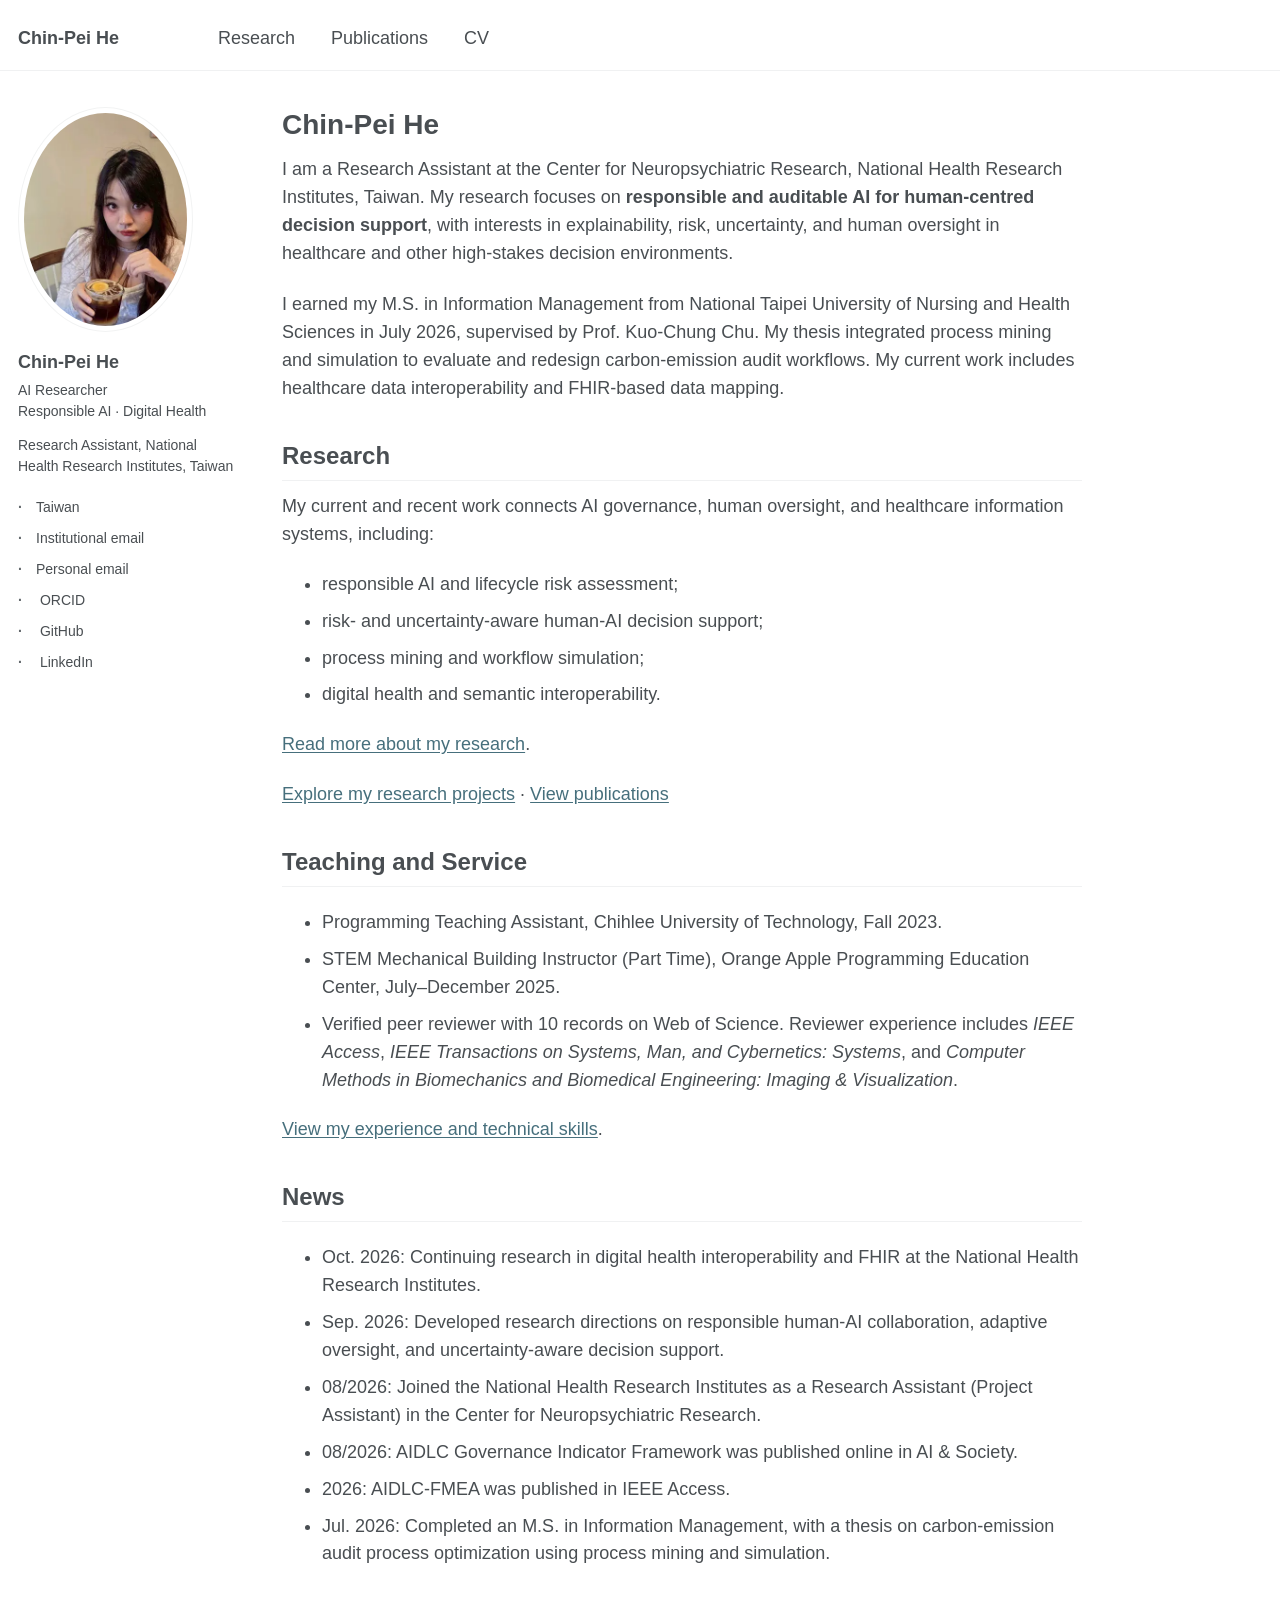
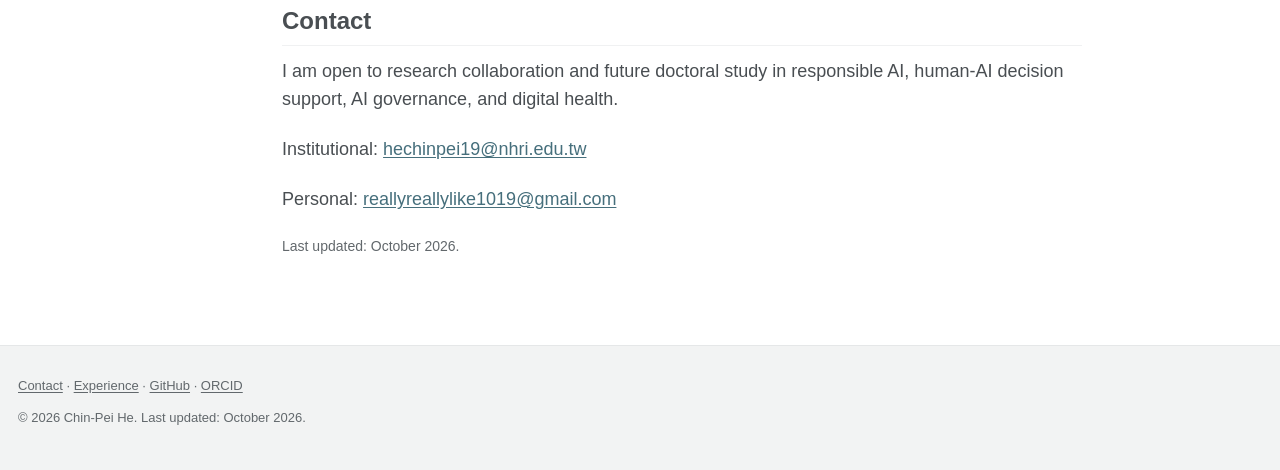
<file: index.html>
<!doctype html>
<html lang="en"><head><meta charset="utf-8"><meta name="viewport" content="width=device-width, initial-scale=1"><title>Chin-Pei He | Academic Website</title><meta name="description" content="Chin-Pei He — responsible AI, human-AI decision support, and digital health research."><meta property="og:title" content="Chin-Pei He | Chin-Pei He"><meta property="og:description" content="Responsible and auditable AI for human-centred decision support."><meta property="og:type" content="website"><link rel="stylesheet" href="styles.css?v=20261007"></head>
<body><a class="skip-link" href="#main">Skip to content</a><header class="masthead"><div class="masthead-inner"><a class="site-title" href="index.html">Chin-Pei He</a><nav class="top-nav" aria-label="Primary navigation"><a href="research.html">Research</a><a href="publications.html">Publications</a><a href="files/He_Chin_Pei_CV.pdf">CV</a></nav></div></header><div class="page-grid"><aside class="author-sidebar" aria-label="Author profile">
          <img
            class="author-photo"
            src="assets/profile-web.webp"
            alt="Portrait of Chin-Pei He"
          />
          <h2>Chin-Pei He</h2>
          <p class="author-role">AI Researcher<br>Responsible AI · Digital Health</p>
          <p class="author-affiliation">
            Research Assistant, National Health Research Institutes, Taiwan
          </p>

          <ul class="author-links" aria-label="Profile links">
            <li>Taiwan</li>

            <li><a href="mailto:hechinpei19@nhri.edu.tw">Institutional email</a></li>
            <li><a href="mailto:reallyreallylike1019@gmail.com">Personal email</a></li>
            <li>
              <a
                href="https://orcid.org/0009-0004-8913-9179"
                target="_blank"
                rel="noreferrer"
              >
                ORCID
              </a>
            </li>
            <li>
              <a href="https://github.com/Ruby1019" target="_blank" rel="noreferrer">
                GitHub
              </a>
            </li>
            <li>
              <a
                href="https://www.linkedin.com/in/reallyreallylike1019/"
                target="_blank"
                rel="noreferrer"
              >
                LinkedIn
              </a>
            </li>
          </ul>
        </aside><main class="content" id="main"><section class="intro-section"><h1>Chin-Pei He</h1>
<p>I am a Research Assistant at the Center for Neuropsychiatric Research, National Health Research Institutes, Taiwan. My research focuses on <strong>responsible and auditable AI for human-centred decision support</strong>, with interests in explainability, risk, uncertainty, and human oversight in healthcare and other high-stakes decision environments.</p>
<p>I earned my M.S. in Information Management from National Taipei University of Nursing and Health Sciences in July 2026, supervised by Prof. Kuo-Chung Chu. My thesis integrated process mining and simulation to evaluate and redesign carbon-emission audit workflows. My current work includes healthcare data interoperability and FHIR-based data mapping.</p></section><section id="research"><h2>Research</h2><p>My current and recent work connects AI governance, human oversight, and healthcare information systems, including:</p><ul><li>responsible AI and lifecycle risk assessment;</li><li>risk- and uncertainty-aware human-AI decision support;</li><li>process mining and workflow simulation;</li><li>digital health and semantic interoperability.</li></ul><p><a href="research.html">Read more about my research</a>.</p><p id="projects"><a href="research.html#projects">Explore my research projects</a> · <a id="publications" href="publications.html">View publications</a></p></section><section id="service"><h2>Teaching and Service</h2><ul><li>Programming Teaching Assistant, Chihlee University of Technology, Fall 2023.</li><li>STEM Mechanical Building Instructor (Part Time), Orange Apple Programming Education Center, July–December 2025.</li><li>Verified peer reviewer with 10 records on Web of Science. Reviewer experience includes <em>IEEE Access</em>, <em>IEEE Transactions on Systems, Man, and Cybernetics: Systems</em>, and <em>Computer Methods in Biomechanics and Biomedical Engineering: Imaging &amp; Visualization</em>.</li></ul><p id="experience"><a href="experience.html">View my experience and technical skills</a>.</p></section><section class="content-section">
            <h2>News</h2>
            <ul class="news-list">
              <li>Oct. 2026: Continuing research in digital health interoperability and FHIR at the National Health Research Institutes.</li>
              <li>Sep. 2026: Developed research directions on responsible human-AI collaboration, adaptive oversight, and uncertainty-aware decision support.</li>
              <li>
                08/2026: Joined the National Health Research Institutes as a
                Research Assistant (Project Assistant) in the Center for Neuropsychiatric Research.
              </li>
              <li>
                08/2026: AIDLC Governance Indicator Framework was published
                online in AI &amp; Society.
              </li>
              <li>2026: AIDLC-FMEA was published in IEEE Access.</li>
              <li>
                Jul. 2026: Completed an M.S. in Information Management, with a thesis on carbon-emission audit process optimization using process mining and simulation.
              </li>
            </ul>
          </section><section class="content-section contact-section" id="contact">
            <h2>Contact</h2>
            <p>
              I am open to research collaboration and future doctoral study in
              responsible AI, human-AI decision support, AI governance, and digital health.
            </p>
            <p>
              Institutional: <a href="mailto:hechinpei19@nhri.edu.tw">hechinpei19@nhri.edu.tw</a>
            </p>
            <p>
              Personal:
              <a href="mailto:reallyreallylike1019@gmail.com">
                reallyreallylike1019@gmail.com
              </a>
            </p>
            <p class="last-updated">Last updated: October 2026.</p>
          </section></main></div><footer class="site-footer"><div><p><a href="index.html#contact">Contact</a> · <a href="experience.html">Experience</a> · <a href="https://github.com/Ruby1019">GitHub</a> · <a href="https://orcid.org/0009-0004-8913-9179">ORCID</a></p><p>© 2026 Chin-Pei He. Last updated: October 2026.</p></div></footer></body></html>
</file>
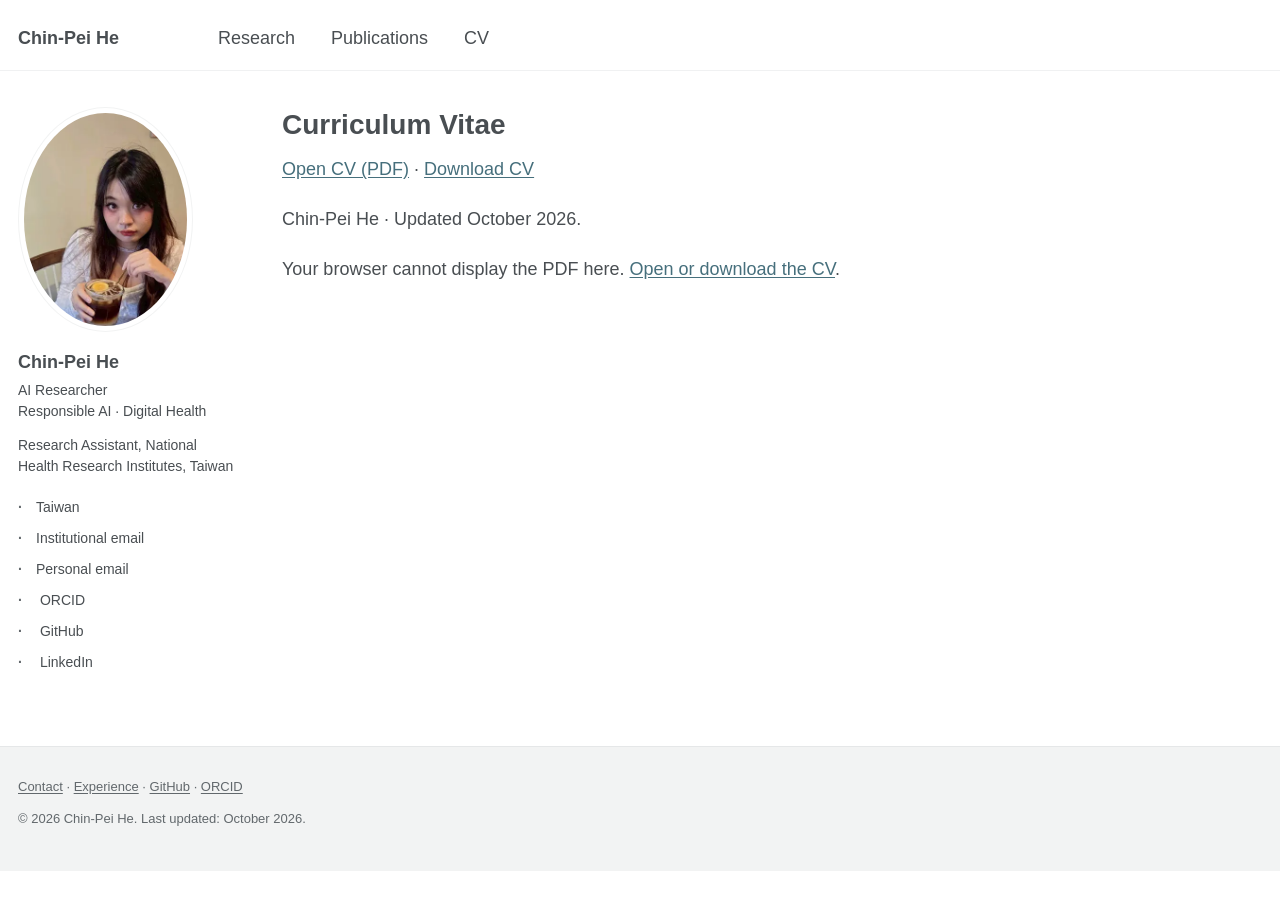
<file: cv.html>
<!doctype html>
<html lang="en"><head><meta charset="utf-8"><meta name="viewport" content="width=device-width, initial-scale=1"><title>CV | Chin-Pei He</title><meta name="description" content="Chin-Pei He — responsible AI, human-AI decision support, and digital health research."><meta property="og:title" content="Chin-Pei He | Chin-Pei He"><meta property="og:description" content="Responsible and auditable AI for human-centred decision support."><meta property="og:type" content="website"><link rel="stylesheet" href="styles.css?v=20261007"></head>
<body><a class="skip-link" href="#main">Skip to content</a><header class="masthead"><div class="masthead-inner"><a class="site-title" href="index.html">Chin-Pei He</a><nav class="top-nav" aria-label="Primary navigation"><a href="research.html">Research</a><a href="publications.html">Publications</a><a href="files/He_Chin_Pei_CV.pdf">CV</a></nav></div></header><div class="page-grid"><aside class="author-sidebar" aria-label="Author profile">
          <img
            class="author-photo"
            src="assets/profile-web.webp"
            alt="Portrait of Chin-Pei He"
          />
          <h2>Chin-Pei He</h2>
          <p class="author-role">AI Researcher<br>Responsible AI · Digital Health</p>
          <p class="author-affiliation">
            Research Assistant, National Health Research Institutes, Taiwan
          </p>

          <ul class="author-links" aria-label="Profile links">
            <li>Taiwan</li>

            <li><a href="mailto:hechinpei19@nhri.edu.tw">Institutional email</a></li>
            <li><a href="mailto:reallyreallylike1019@gmail.com">Personal email</a></li>
            <li>
              <a
                href="https://orcid.org/0009-0004-8913-9179"
                target="_blank"
                rel="noreferrer"
              >
                ORCID
              </a>
            </li>
            <li>
              <a href="https://github.com/Ruby1019" target="_blank" rel="noreferrer">
                GitHub
              </a>
            </li>
            <li>
              <a
                href="https://www.linkedin.com/in/reallyreallylike1019/"
                target="_blank"
                rel="noreferrer"
              >
                LinkedIn
              </a>
            </li>
          </ul>
        </aside><main class="content" id="main"><h1>Curriculum Vitae</h1><p><a href="files/He_Chin_Pei_CV.pdf">Open CV (PDF)</a> · <a href="files/He_Chin_Pei_CV.pdf" download>Download CV</a></p><p>Chin-Pei He · Updated October 2026.</p><object data="files/He_Chin_Pei_CV.pdf" type="application/pdf" width="100%" height="900" aria-label="Chin-Pei He curriculum vitae"><p>Your browser cannot display the PDF here. <a href="files/He_Chin_Pei_CV.pdf">Open or download the CV</a>.</p></object></main></div><footer class="site-footer"><div><p><a href="index.html#contact">Contact</a> · <a href="experience.html">Experience</a> · <a href="https://github.com/Ruby1019">GitHub</a> · <a href="https://orcid.org/0009-0004-8913-9179">ORCID</a></p><p>© 2026 Chin-Pei He. Last updated: October 2026.</p></div></footer></body></html>
</file>
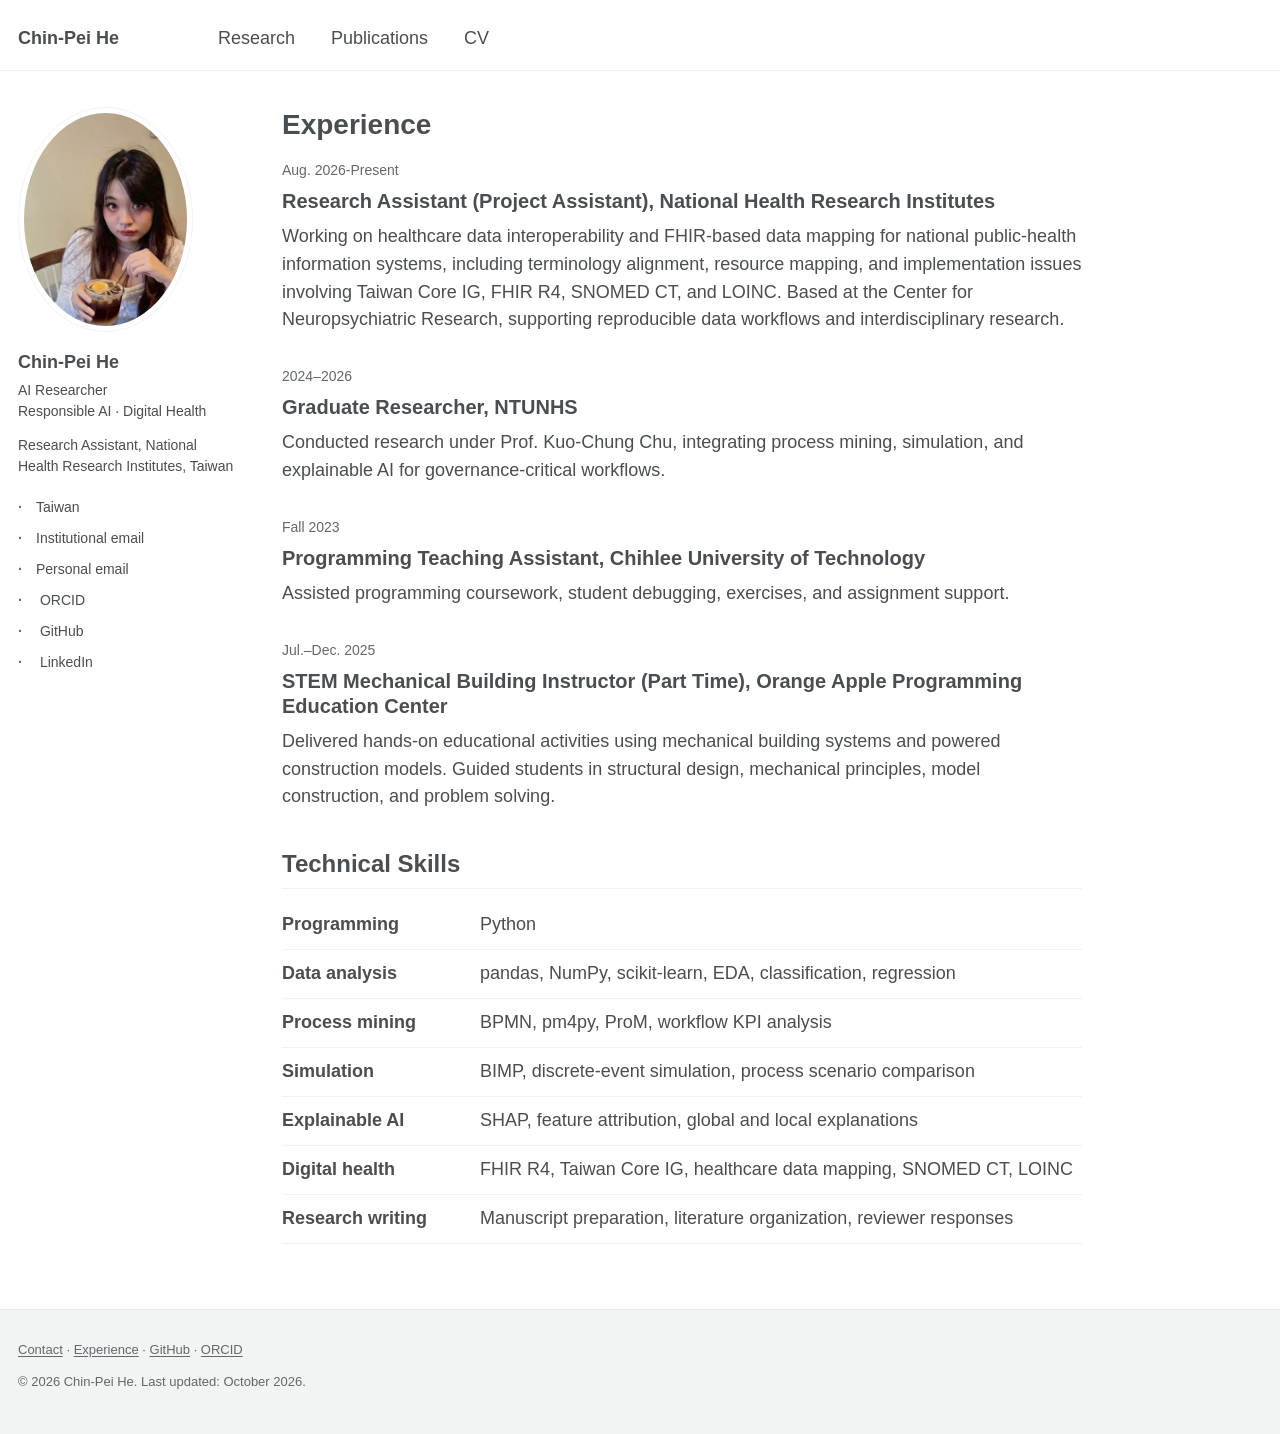
<file: experience.html>
<!doctype html>
<html lang="en"><head><meta charset="utf-8"><meta name="viewport" content="width=device-width, initial-scale=1"><title>Experience | Chin-Pei He</title><meta name="description" content="Chin-Pei He — responsible AI, human-AI decision support, and digital health research."><meta property="og:title" content="Experience | Chin-Pei He"><meta property="og:description" content="Responsible and auditable AI for human-centred decision support."><meta property="og:type" content="website"><link rel="stylesheet" href="styles.css?v=20261007"></head>
<body><a class="skip-link" href="#main">Skip to content</a><header class="masthead"><div class="masthead-inner"><a class="site-title" href="index.html">Chin-Pei He</a><nav class="top-nav" aria-label="Primary navigation"><a href="research.html">Research</a><a href="publications.html">Publications</a><a href="files/He_Chin_Pei_CV.pdf">CV</a></nav></div></header><div class="page-grid"><aside class="author-sidebar" aria-label="Author profile">
          <img
            class="author-photo"
            src="assets/profile-web.webp"
            alt="Portrait of Chin-Pei He"
          />
          <h2>Chin-Pei He</h2>
          <p class="author-role">AI Researcher<br>Responsible AI · Digital Health</p>
          <p class="author-affiliation">
            Research Assistant, National Health Research Institutes, Taiwan
          </p>

          <ul class="author-links" aria-label="Profile links">
            <li>Taiwan</li>

            <li><a href="mailto:hechinpei19@nhri.edu.tw">Institutional email</a></li>
            <li><a href="mailto:reallyreallylike1019@gmail.com">Personal email</a></li>
            <li>
              <a
                href="https://orcid.org/0009-0004-8913-9179"
                target="_blank"
                rel="noreferrer"
              >
                ORCID
              </a>
            </li>
            <li>
              <a href="https://github.com/Ruby1019" target="_blank" rel="noreferrer">
                GitHub
              </a>
            </li>
            <li>
              <a
                href="https://www.linkedin.com/in/reallyreallylike1019/"
                target="_blank"
                rel="noreferrer"
              >
                LinkedIn
              </a>
            </li>
          </ul>
        </aside><main class="content" id="main"><section class="content-section" id="experience">
            <h1>Experience</h1>
            <div class="timeline">
              <article class="timeline-item">
                <span>Aug. 2026-Present</span>
                <div>
                  <h3>
                    Research Assistant (Project Assistant), National Health
                    Research Institutes
                  </h3>
                  <p>
                    Working on healthcare data interoperability and FHIR-based data mapping for national public-health information systems, including terminology alignment, resource mapping, and implementation issues involving Taiwan Core IG, FHIR R4, SNOMED CT, and LOINC. Based at the Center for Neuropsychiatric Research, supporting reproducible data workflows and interdisciplinary research.
                  </p>
                </div>
              </article>
              <article class="timeline-item">
                <span>2024–2026</span>
                <div>
                  <h3>Graduate Researcher, NTUNHS</h3>
                  <p>
                    Conducted research under Prof. Kuo-Chung Chu, integrating
                    process mining, simulation, and explainable AI for
                    governance-critical workflows.
                  </p>
                </div>
              </article>
              <article class="timeline-item">
                <span>Fall 2023</span>
                <div>
                  <h3>
                    Programming Teaching Assistant, Chihlee University of
                    Technology
                  </h3>
                  <p>
                    Assisted programming coursework, student debugging,
                    exercises, and assignment support.
                  </p>
                </div>
              </article>
              <article class="timeline-item">
                <span>Jul.–Dec. 2025</span>
                <div>
                  <h3>STEM Mechanical Building Instructor (Part Time), Orange Apple Programming Education Center</h3>
                  <p>
                    Delivered hands-on educational activities using mechanical building systems and powered construction models. Guided students in structural design, mechanical principles, model construction, and problem solving.
                  </p>
                </div>
              </article>
            </div>
          </section><section class="content-section compact-section">
            <h2>Technical Skills</h2>
            <div class="skill-list">
              <div>
                <strong>Programming</strong>
                <span>Python</span>
              </div>
              <div>
                <strong>Data analysis</strong>
                <span>pandas, NumPy, scikit-learn, EDA, classification, regression</span>
              </div>
              <div>
                <strong>Process mining</strong>
                <span>BPMN, pm4py, ProM, workflow KPI analysis</span>
              </div>
              <div>
                <strong>Simulation</strong>
                <span>BIMP, discrete-event simulation, process scenario comparison</span>
              </div>
              <div>
                <strong>Explainable AI</strong>
                <span>SHAP, feature attribution, global and local explanations</span>
              </div>
              <div>
                <strong>Digital health</strong>
                <span>FHIR R4, Taiwan Core IG, healthcare data mapping, SNOMED CT, LOINC</span>
              </div>
              <div>
                <strong>Research writing</strong>
                <span>Manuscript preparation, literature organization, reviewer responses</span>
              </div>
            </div>
          </section></main></div><footer class="site-footer"><div><p><a href="index.html#contact">Contact</a> · <a href="experience.html">Experience</a> · <a href="https://github.com/Ruby1019">GitHub</a> · <a href="https://orcid.org/0009-0004-8913-9179">ORCID</a></p><p>© 2026 Chin-Pei He. Last updated: October 2026.</p></div></footer></body></html>
</file>
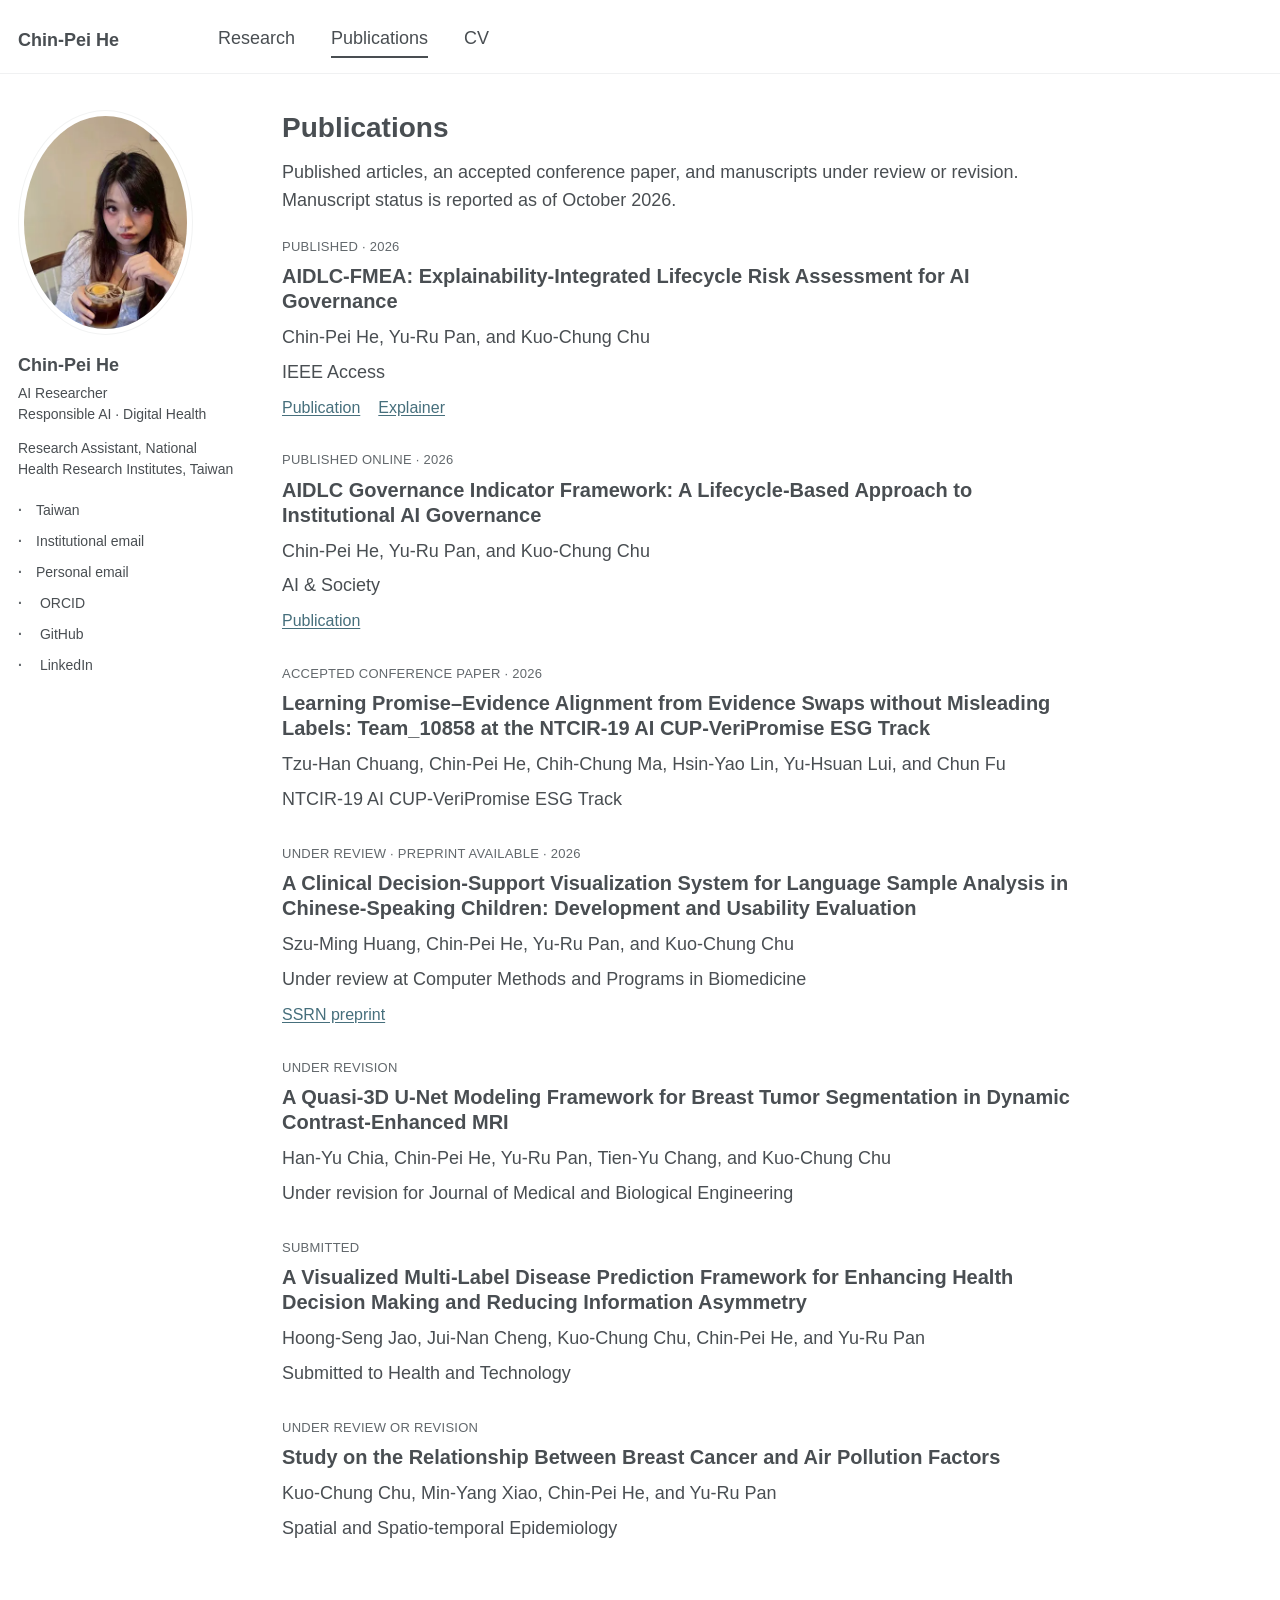
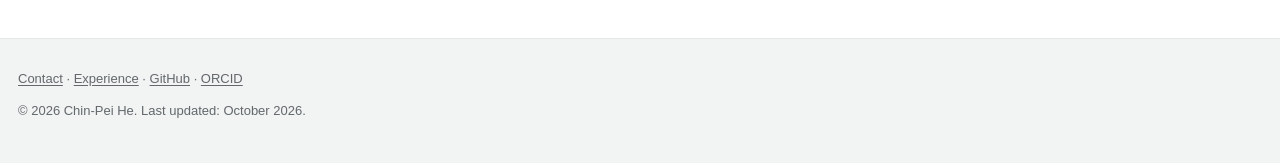
<file: publications.html>
<!doctype html>
<html lang="en"><head><meta charset="utf-8"><meta name="viewport" content="width=device-width, initial-scale=1"><title>Publications | Chin-Pei He</title><meta name="description" content="Chin-Pei He — responsible AI, human-AI decision support, and digital health research."><meta property="og:title" content="Publications | Chin-Pei He"><meta property="og:description" content="Responsible and auditable AI for human-centred decision support."><meta property="og:type" content="website"><link rel="stylesheet" href="styles.css?v=20261007"></head>
<body><a class="skip-link" href="#main">Skip to content</a><header class="masthead"><div class="masthead-inner"><a class="site-title" href="index.html">Chin-Pei He</a><nav class="top-nav" aria-label="Primary navigation"><a href="research.html">Research</a><a href="publications.html" aria-current="page">Publications</a><a href="files/He_Chin_Pei_CV.pdf">CV</a></nav></div></header><div class="page-grid"><aside class="author-sidebar" aria-label="Author profile">
          <img
            class="author-photo"
            src="assets/profile-web.webp"
            alt="Portrait of Chin-Pei He"
          />
          <h2>Chin-Pei He</h2>
          <p class="author-role">AI Researcher<br>Responsible AI · Digital Health</p>
          <p class="author-affiliation">
            Research Assistant, National Health Research Institutes, Taiwan
          </p>

          <ul class="author-links" aria-label="Profile links">
            <li>Taiwan</li>

            <li><a href="mailto:hechinpei19@nhri.edu.tw">Institutional email</a></li>
            <li><a href="mailto:reallyreallylike1019@gmail.com">Personal email</a></li>
            <li>
              <a
                href="https://orcid.org/0009-0004-8913-9179"
                target="_blank"
                rel="noreferrer"
              >
                ORCID
              </a>
            </li>
            <li>
              <a href="https://github.com/Ruby1019" target="_blank" rel="noreferrer">
                GitHub
              </a>
            </li>
            <li>
              <a
                href="https://www.linkedin.com/in/reallyreallylike1019/"
                target="_blank"
                rel="noreferrer"
              >
                LinkedIn
              </a>
            </li>
          </ul>
        </aside><main class="content" id="main"><section class="content-section" id="publications">
            <h1>Publications</h1>
            <p>Published articles, an accepted conference paper, and manuscripts under review or revision. Manuscript status is reported as of October 2026.</p><div class="publication-list">
<article class="publication"><p class="publication-status">Published · 2026</p><h3>AIDLC-FMEA: Explainability-Integrated Lifecycle Risk Assessment for AI Governance</h3><p>Chin-Pei He, Yu-Ru Pan, and Kuo-Chung Chu</p><p>IEEE Access</p><div class="publication-links"><a href="https://doi.org/10.1109/ACCESS.2026.3701925" target="_blank" rel="noreferrer">Publication</a><a href="https://youtu.be/QhPq_zsExDg" target="_blank" rel="noreferrer">Explainer</a></div></article>
<article class="publication"><p class="publication-status">Published online · 2026</p><h3>AIDLC Governance Indicator Framework: A Lifecycle-Based Approach to Institutional AI Governance</h3><p>Chin-Pei He, Yu-Ru Pan, and Kuo-Chung Chu</p><p>AI &amp; Society</p><div class="publication-links"><a href="https://doi.org/10.1007/s00146-026-03173-9" target="_blank" rel="noreferrer">Publication</a></div></article>
<article class="publication"><p class="publication-status">Accepted conference paper · 2026</p><h3>Learning Promise–Evidence Alignment from Evidence Swaps without Misleading Labels: Team_10858 at the NTCIR-19 AI CUP-VeriPromise ESG Track</h3><p>Tzu-Han Chuang, Chin-Pei He, Chih-Chung Ma, Hsin-Yao Lin, Yu-Hsuan Lui, and Chun Fu</p><p>NTCIR-19 AI CUP-VeriPromise ESG Track</p></article>
<article class="publication"><p class="publication-status">Under review · Preprint available · 2026</p><h3>A Clinical Decision-Support Visualization System for Language Sample Analysis in Chinese-Speaking Children: Development and Usability Evaluation</h3><p>Szu-Ming Huang, Chin-Pei He, Yu-Ru Pan, and Kuo-Chung Chu</p><p>Under review at Computer Methods and Programs in Biomedicine</p><div class="publication-links"><a href="https://doi.org/10.2139/ssrn.7331050" target="_blank" rel="noreferrer">SSRN preprint</a></div></article>
<article class="publication"><p class="publication-status">Under revision</p><h3>A Quasi-3D U-Net Modeling Framework for Breast Tumor Segmentation in Dynamic Contrast-Enhanced MRI</h3><p>Han-Yu Chia, Chin-Pei He, Yu-Ru Pan, Tien-Yu Chang, and Kuo-Chung Chu</p><p>Under revision for Journal of Medical and Biological Engineering</p></article>
<article class="publication"><p class="publication-status">Submitted</p><h3>A Visualized Multi-Label Disease Prediction Framework for Enhancing Health Decision Making and Reducing Information Asymmetry</h3><p>Hoong-Seng Jao, Jui-Nan Cheng, Kuo-Chung Chu, Chin-Pei He, and Yu-Ru Pan</p><p>Submitted to Health and Technology</p></article>
<article class="publication"><p class="publication-status">Under review or revision</p><h3>Study on the Relationship Between Breast Cancer and Air Pollution Factors</h3><p>Kuo-Chung Chu, Min-Yang Xiao, Chin-Pei He, and Yu-Ru Pan</p><p>Spatial and Spatio-temporal Epidemiology</p></article>
</div></section></main></div><footer class="site-footer"><div><p><a href="index.html#contact">Contact</a> · <a href="experience.html">Experience</a> · <a href="https://github.com/Ruby1019">GitHub</a> · <a href="https://orcid.org/0009-0004-8913-9179">ORCID</a></p><p>© 2026 Chin-Pei He. Last updated: October 2026.</p></div></footer></body></html>
</file>
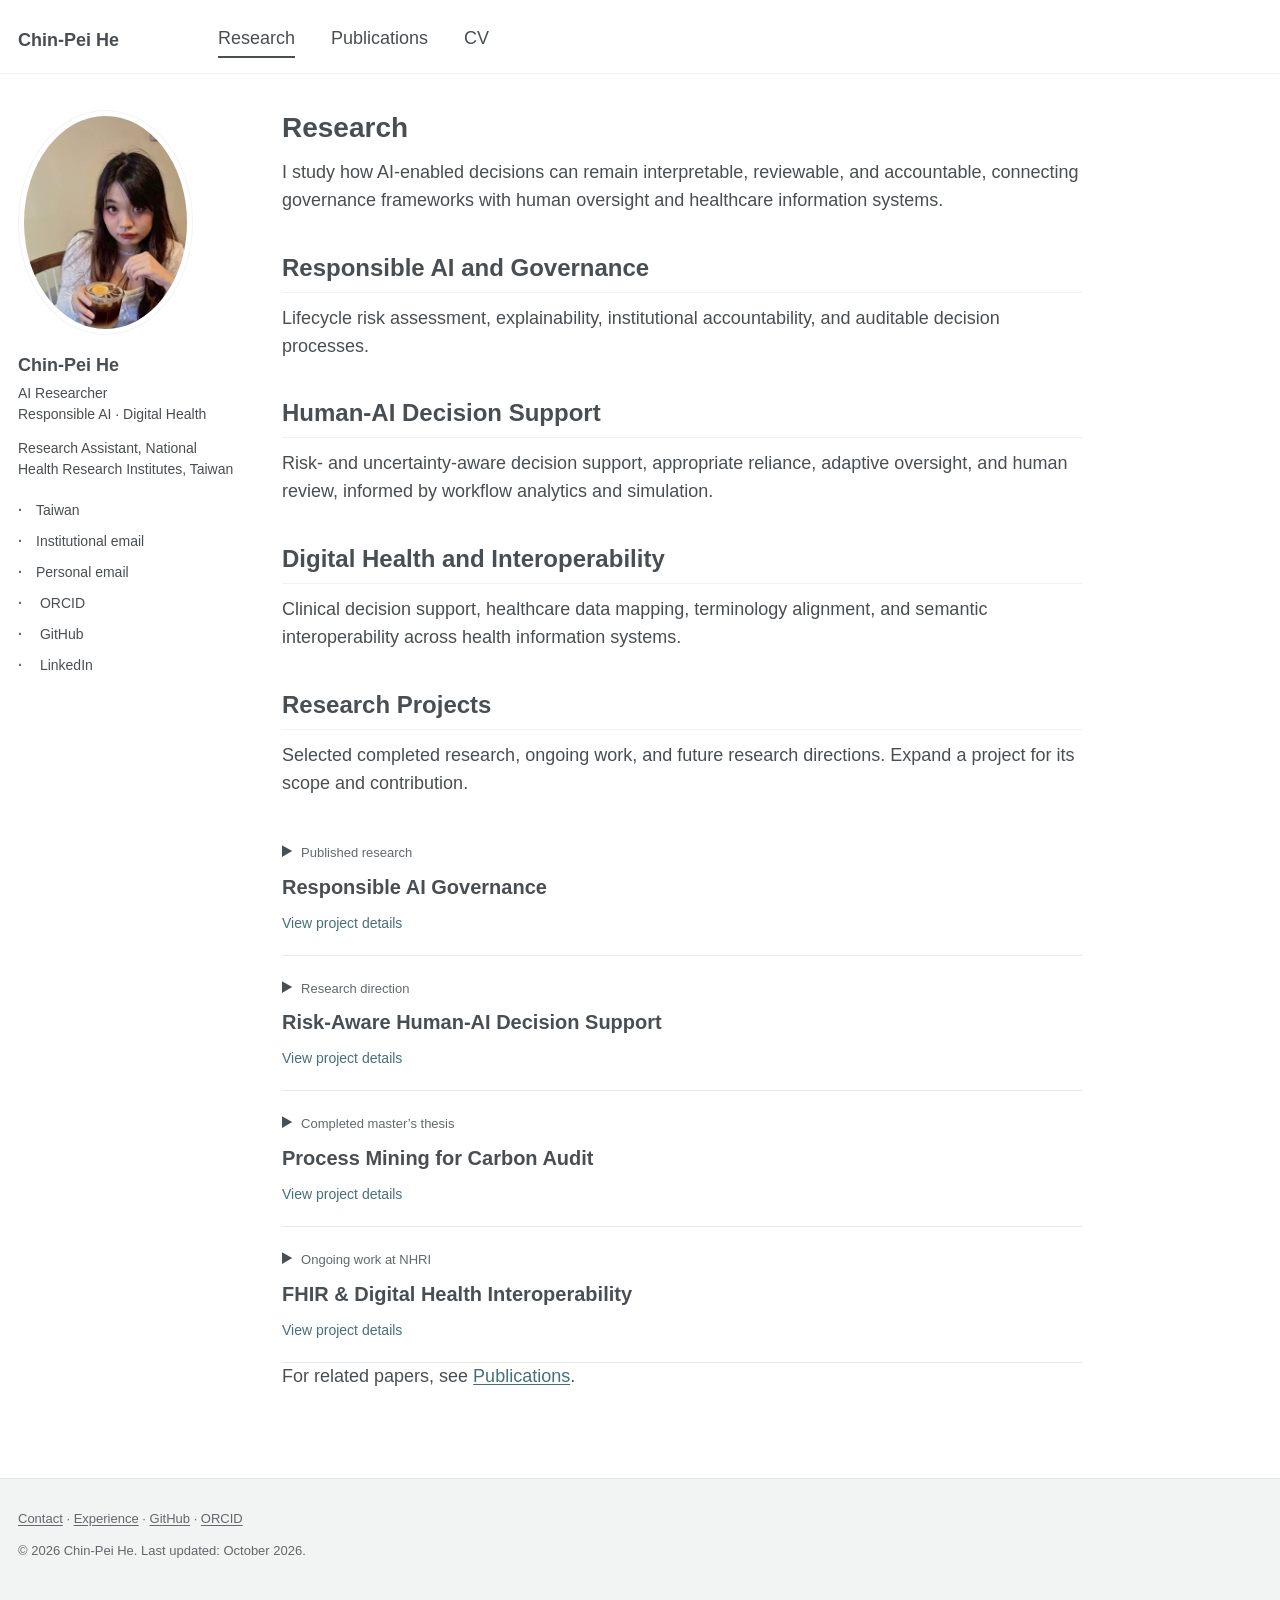
<file: research.html>
<!doctype html>
<html lang="en"><head><meta charset="utf-8"><meta name="viewport" content="width=device-width, initial-scale=1"><title>Research | Chin-Pei He</title><meta name="description" content="Chin-Pei He — responsible AI, human-AI decision support, and digital health research."><meta property="og:title" content="Research | Chin-Pei He"><meta property="og:description" content="Responsible and auditable AI for human-centred decision support."><meta property="og:type" content="website"><link rel="stylesheet" href="styles.css?v=20261007"></head>
<body><a class="skip-link" href="#main">Skip to content</a><header class="masthead"><div class="masthead-inner"><a class="site-title" href="index.html">Chin-Pei He</a><nav class="top-nav" aria-label="Primary navigation"><a href="research.html" aria-current="page">Research</a><a href="publications.html">Publications</a><a href="files/He_Chin_Pei_CV.pdf">CV</a></nav></div></header><div class="page-grid"><aside class="author-sidebar" aria-label="Author profile">
          <img
            class="author-photo"
            src="assets/profile-web.webp"
            alt="Portrait of Chin-Pei He"
          />
          <h2>Chin-Pei He</h2>
          <p class="author-role">AI Researcher<br>Responsible AI · Digital Health</p>
          <p class="author-affiliation">
            Research Assistant, National Health Research Institutes, Taiwan
          </p>

          <ul class="author-links" aria-label="Profile links">
            <li>Taiwan</li>

            <li><a href="mailto:hechinpei19@nhri.edu.tw">Institutional email</a></li>
            <li><a href="mailto:reallyreallylike1019@gmail.com">Personal email</a></li>
            <li>
              <a
                href="https://orcid.org/0009-0004-8913-9179"
                target="_blank"
                rel="noreferrer"
              >
                ORCID
              </a>
            </li>
            <li>
              <a href="https://github.com/Ruby1019" target="_blank" rel="noreferrer">
                GitHub
              </a>
            </li>
            <li>
              <a
                href="https://www.linkedin.com/in/reallyreallylike1019/"
                target="_blank"
                rel="noreferrer"
              >
                LinkedIn
              </a>
            </li>
          </ul>
        </aside><main class="content" id="main"><section class="content-section" id="research">
            <h1>Research</h1>
            <p>I study how AI-enabled decisions can remain interpretable, reviewable, and accountable, connecting governance frameworks with human oversight and healthcare information systems.</p>
            <div class="interest-list">
              <article class="interest-item"><h2>Responsible AI and Governance</h2><p>Lifecycle risk assessment, explainability, institutional accountability, and auditable decision processes.</p></article>
              <article class="interest-item"><h2>Human-AI Decision Support</h2><p>Risk- and uncertainty-aware decision support, appropriate reliance, adaptive oversight, and human review, informed by workflow analytics and simulation.</p></article>
              <article class="interest-item"><h2>Digital Health and Interoperability</h2><p>Clinical decision support, healthcare data mapping, terminology alignment, and semantic interoperability across health information systems.</p></article>
            </div>
          </section><section class="content-section" id="projects">
            <h2>Research Projects</h2>
            <p>Selected completed research, ongoing work, and future research directions. Expand a project for its scope and contribution.</p>
            <div class="project-grid">
              <details class="project-card"><summary><span class="project-status">Published research</span><span class="project-title">Responsible AI Governance</span><span class="project-toggle">View project details</span></summary><dl><dt>Problem</dt><dd>How can institutions assess AI risks and governance needs throughout the AI lifecycle?</dd><dt>My role</dt><dd>First author of the AIDLC-FMEA and AIDLC Governance Indicator Framework papers.</dd><dt>Method</dt><dd>Lifecycle-based governance indicators and explainability-integrated failure mode and effects analysis.</dd><dt>Key result / status</dt><dd>Two published frameworks in IEEE Access and AI &amp; Society (2026).</dd></dl><p class="project-links"><a href="https://doi.org/10.1109/ACCESS.2026.3701925">AIDLC-FMEA</a> · <a href="https://doi.org/10.1007/s00146-026-03173-9">Governance indicators</a></p></details>
              <details class="project-card"><summary><span class="project-status">Research direction</span><span class="project-title">Risk-Aware Human-AI Decision Support</span><span class="project-toggle">View project details</span></summary><dl><dt>Problem</dt><dd>How can risk, uncertainty, and explanations help people decide when to rely on AI and when to intervene?</dd><dt>My role</dt><dd>Developing a research direction on responsible human-AI collaboration and appropriate reliance.</dd><dt>Method</dt><dd>Proposed investigation of adaptive oversight, uncertainty-aware decision support, and human review within decision workflows.</dd><dt>Key result / status</dt><dd>Research direction in development; empirical evaluation is future work.</dd></dl><p class="project-links"><a href="mailto:hechinpei19@nhri.edu.tw">Discuss this research direction</a></p></details>
              <details class="project-card"><summary><span class="project-status">Completed master’s thesis</span><span class="project-title">Process Mining for Carbon Audit</span><span class="project-toggle">View project details</span></summary><dl><dt>Problem</dt><dd>How can carbon-emission audit workflows be redesigned while retaining reviewable decision processes?</dd><dt>My role</dt><dd>Master’s thesis researcher at NTUNHS, supervised by Prof. Kuo-Chung Chu.</dd><dt>Method</dt><dd>BPMN modelling, BIMP discrete-event simulation, event logs, workflow KPI analysis, and SHAP-based decision triage.</dd><dt>Key result / status</dt><dd>Completed a thesis evaluating baseline and redesigned workflows through cycle time, waiting time, resource utilization, and makespan.</dd></dl><p class="project-links"><a href="mailto:reallyreallylike1019@gmail.com?subject=Carbon%20audit%20thesis%20enquiry">Request thesis details</a></p></details>
              <details class="project-card"><summary><span class="project-status">Ongoing work at NHRI</span><span class="project-title">FHIR &amp; Digital Health Interoperability</span><span class="project-toggle">View project details</span></summary><dl><dt>Problem</dt><dd>How can clinical and administrative data be mapped consistently across public-health information systems?</dd><dt>My role</dt><dd>Research Assistant contributing to health information standardisation, data mapping, and reproducible research workflows.</dd><dt>Method</dt><dd>FHIR R4 resource mapping, Taiwan Core IG implementation considerations, and terminology alignment involving SNOMED CT and LOINC.</dd><dt>Key result / status</dt><dd>Ongoing contribution to interoperable data preparation and mapping; no public project release is listed.</dd></dl><p class="project-links"><a href="mailto:hechinpei19@nhri.edu.tw">Research enquiries</a></p></details>
            </div>
          </section><p>For related papers, see <a href="publications.html">Publications</a>.</p></main></div><footer class="site-footer"><div><p><a href="index.html#contact">Contact</a> · <a href="experience.html">Experience</a> · <a href="https://github.com/Ruby1019">GitHub</a> · <a href="https://orcid.org/0009-0004-8913-9179">ORCID</a></p><p>© 2026 Chin-Pei He. Last updated: October 2026.</p></div></footer></body></html>
</file>
<file: styles.css>
:root{--ink:#494e52;--muted:#62686c;--link:#466f7c;--line:#f0f1f2}*{box-sizing:border-box}html{scroll-behavior:smooth}body{margin:0;background:#fff;color:var(--ink);font-family:-apple-system,BlinkMacSystemFont,"Segoe UI",Arial,sans-serif;font-size:18px;line-height:1.55}a{color:var(--link);text-decoration:underline;text-underline-offset:2px}a:hover{color:#263f48}a:focus-visible,summary:focus-visible{outline:2px solid var(--link);outline-offset:4px}h1,h2,h3{font-family:inherit;line-height:1.25;color:var(--ink);font-weight:700}h1{font-size:28px;margin:0 0 14px}h2{font-size:24px;margin:38px 0 12px;padding-bottom:9px;border-bottom:1px solid var(--line)}h3{font-size:20px;margin:22px 0 9px}p{margin:0 0 22px}li{margin:0 0 9px}ul{padding-left:40px;margin:22px 0}img{max-width:100%}.masthead{border-bottom:1px solid var(--line)}.masthead-inner{max-width:1280px;margin:auto;display:flex;align-items:center;gap:52px;padding:25px 18px 17px}.site-title{min-width:148px;font-weight:700}.masthead a{text-decoration:none;color:var(--ink)}.top-nav{display:flex;gap:36px}.top-nav a[aria-current=page]{box-shadow:0 2px var(--ink);padding-bottom:3px}.page-grid{max-width:1280px;min-height:75vh;margin:0 auto;display:grid;grid-template-columns:220px minmax(0,800px);gap:44px;padding:36px 18px 65px}.author-sidebar{font-size:14px;line-height:1.5;align-self:start}.author-photo{width:175px;height:225px;object-fit:cover;object-position:54% 35%;border-radius:50%;padding:5px;border:1px solid #f2f3f3}.author-sidebar h2{font-size:18px;border:0;padding:0;margin:13px 0 7px}.author-role{margin:0 0 13px}.author-affiliation{margin:0 0 20px}.author-links{list-style:none;padding:0;margin:0;display:grid;gap:10px}.author-links li{margin:0;overflow-wrap:anywhere}.author-links a{color:var(--ink);text-decoration:none}.author-links a:hover{text-decoration:underline}.author-links li::before{content:'·';display:inline-block;width:18px;font-weight:bold;color:var(--muted)}.content{min-width:0}.intro-section p+p{margin-top:24px}.content>section:first-child>h1{margin-top:0}.content p,.content li,.content dd{overflow-wrap:anywhere}.content section{scroll-margin-top:20px}.interest-item p{margin-bottom:20px}.project-grid{display:grid;gap:0}.project-card{border-bottom:1px solid #e6e8e9;padding:18px 0}.project-card summary{cursor:pointer}.project-status{font-size:13px;color:var(--muted)}.project-title{display:block;font-size:20px;font-weight:700;margin:6px 0}.project-toggle{font-size:14px;color:var(--link)}.project-card[open] .project-toggle{display:none}.project-card dt{font-weight:700;margin-top:14px}.project-card dd{margin:4px 0 16px}.project-links{margin:0;font-size:16px}.publication{margin-bottom:30px}.publication h3{margin:6px 0 10px}.publication p{margin-bottom:7px}.publication-status{font-size:13px;color:var(--muted);text-transform:uppercase;letter-spacing:.02em}.publication-links{display:flex;gap:18px;font-size:16px;margin-top:9px}.timeline-item{margin:0 0 28px}.timeline-item>span{font-size:14px;color:var(--muted)}.timeline-item h3{margin-top:5px}.skill-list>div{padding:10px 0;border-bottom:1px solid var(--line);display:grid;grid-template-columns:180px 1fr;gap:18px}.last-updated{font-size:14px;color:var(--muted)}.site-footer{background:#f2f3f3;border-top:1px solid #e5e7e8;padding:30px 18px;color:var(--muted);font-size:13px}.site-footer>div{max-width:1244px;margin:auto}.site-footer p{margin:0 0 12px}.site-footer a{color:inherit}.skip-link{position:absolute;left:12px;top:-70px;padding:10px;background:#fff;z-index:5}.skip-link:focus{top:8px}
@media(min-width:1400px){.page-grid{grid-template-columns:240px minmax(0,850px);gap:55px}}
@media(max-width:760px){body{font-size:16px}.masthead-inner{gap:24px;padding:18px 16px;flex-wrap:wrap}.site-title{min-width:0}.top-nav{gap:22px;font-size:15px}.page-grid{display:block;padding:25px 18px 45px}.author-sidebar{display:grid;grid-template-columns:92px 1fr;column-gap:18px;margin-bottom:35px}.author-photo{grid-row:1/4;width:90px;height:115px}.author-sidebar h2{margin:0 0 5px}.author-role{margin:0 0 6px}.author-affiliation{margin:0}.author-links{grid-column:1/-1;display:flex;flex-wrap:wrap;gap:8px 16px;margin-top:16px;font-size:13px}.author-links li::before{display:none}h1{font-size:27px}h2{font-size:22px;margin-top:30px}.skill-list>div{grid-template-columns:1fr;gap:3px}.content ul{padding-left:24px}}
@media(prefers-reduced-motion:reduce){html{scroll-behavior:auto}}
</file>
